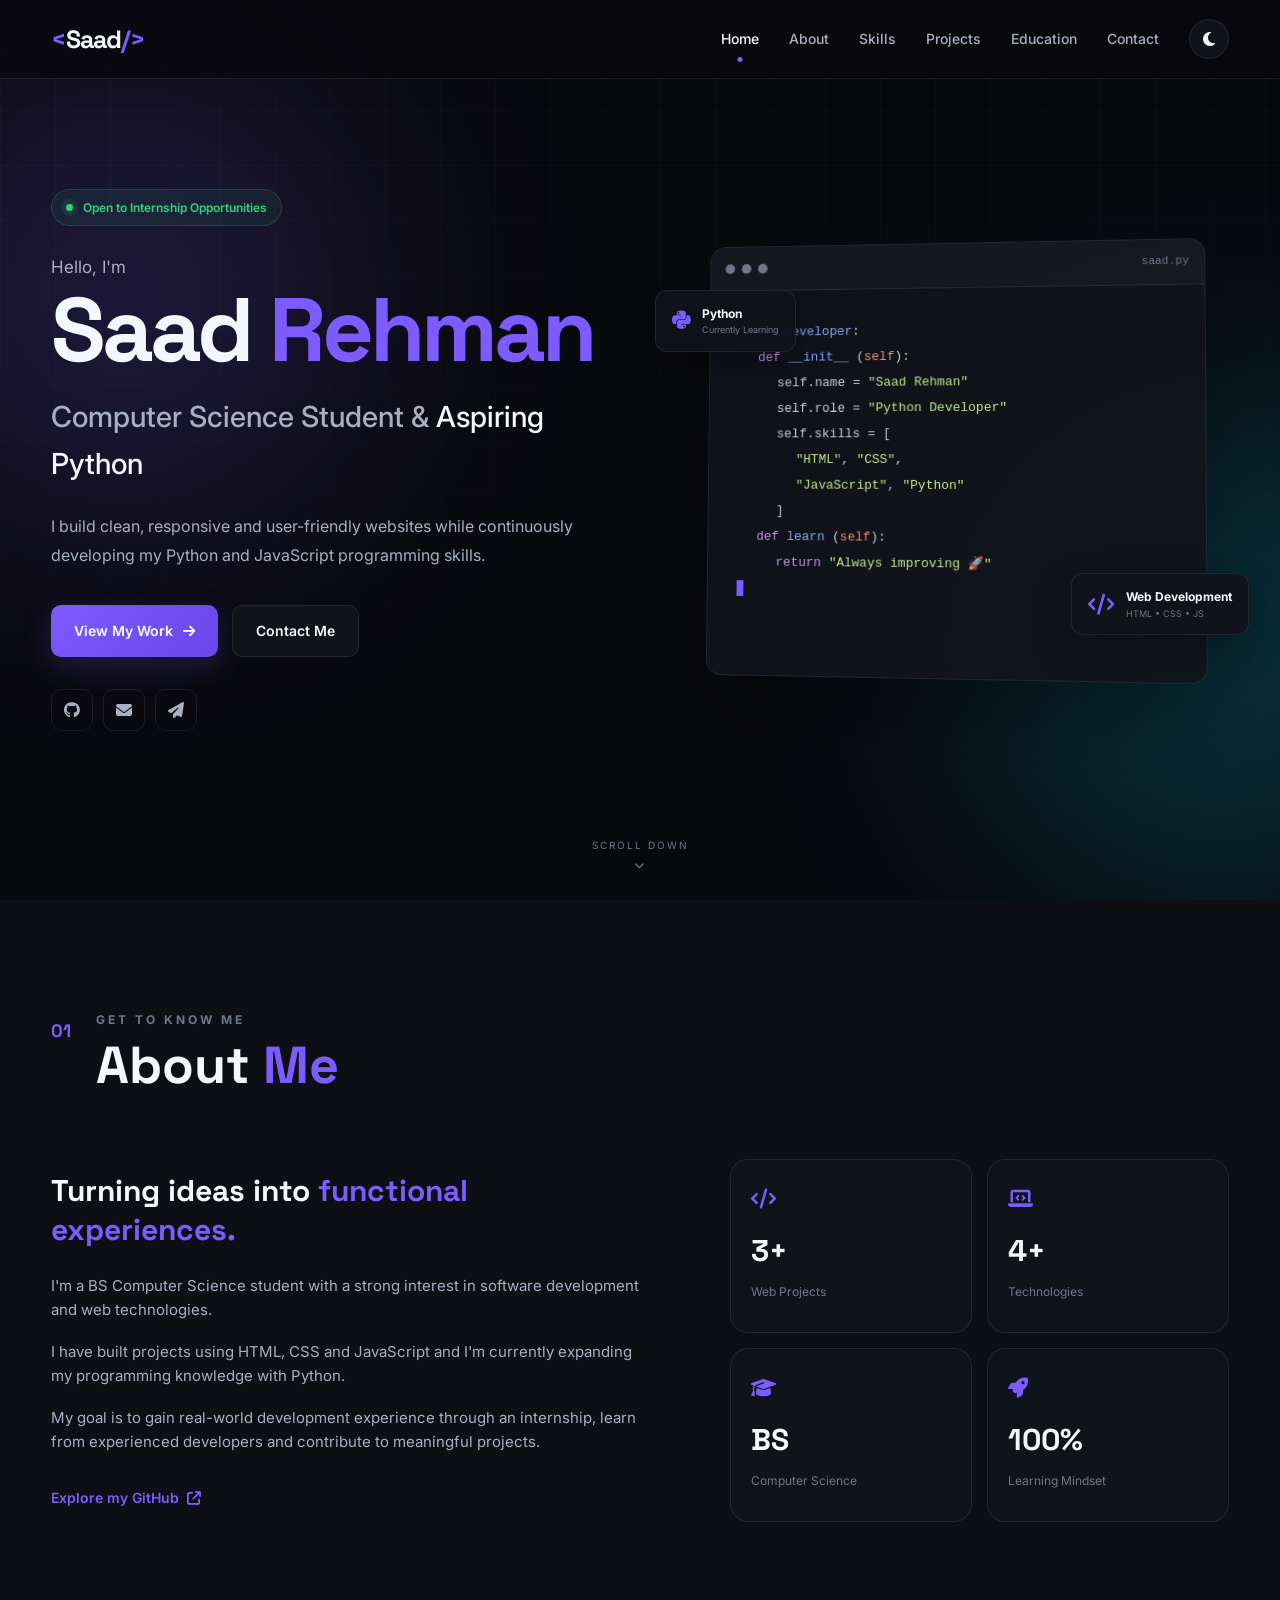
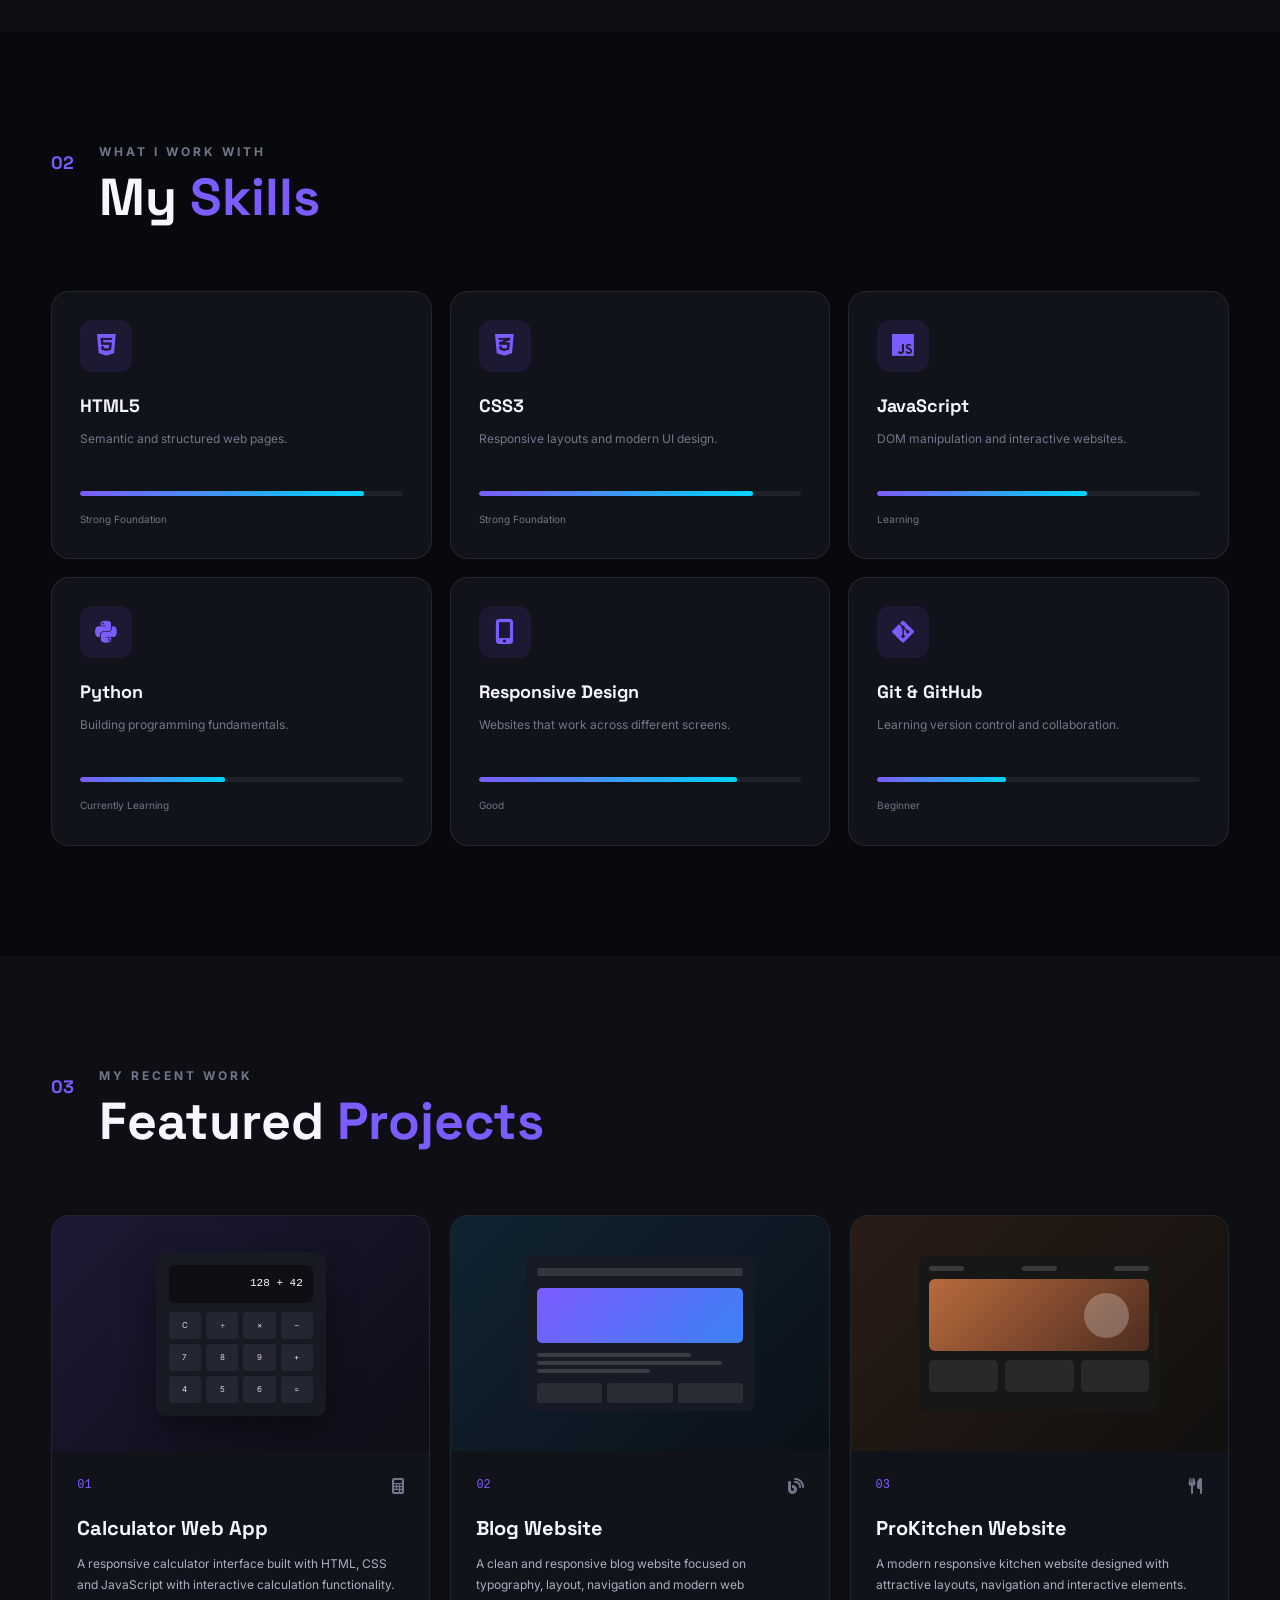
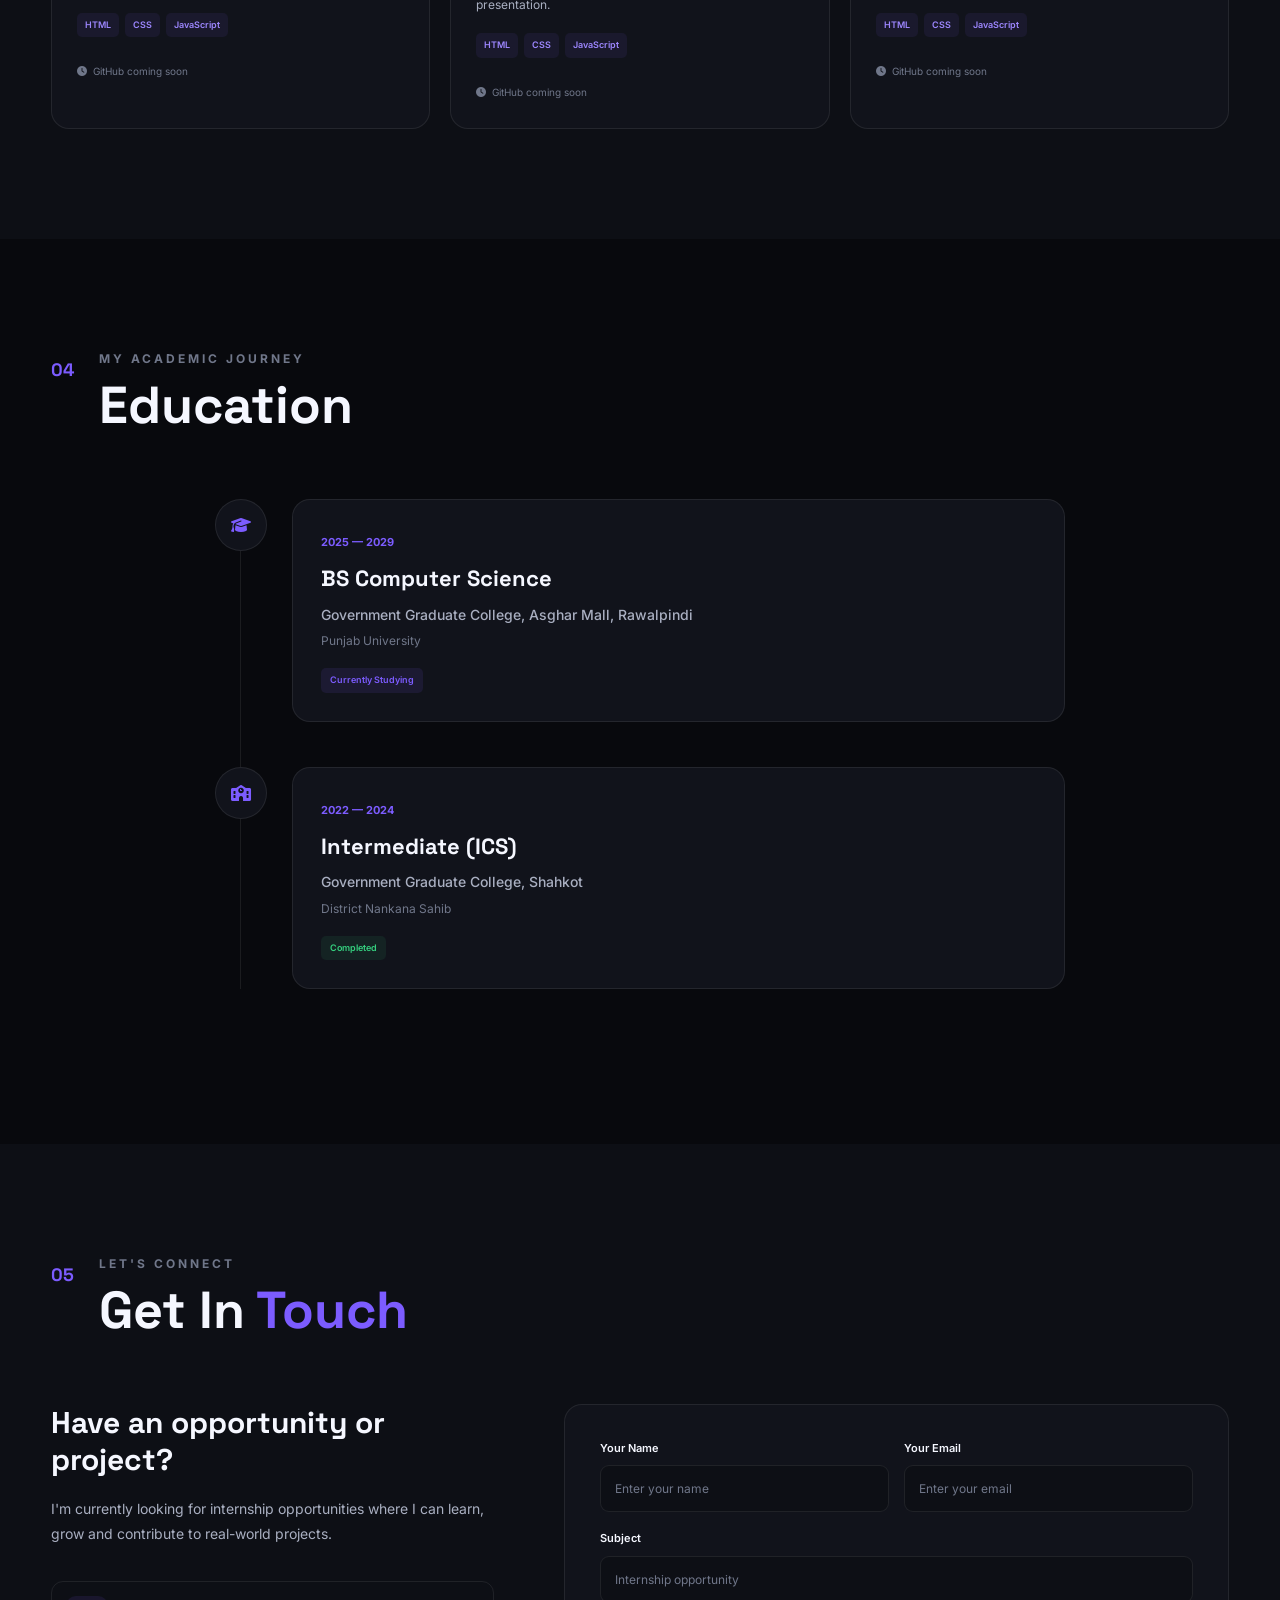
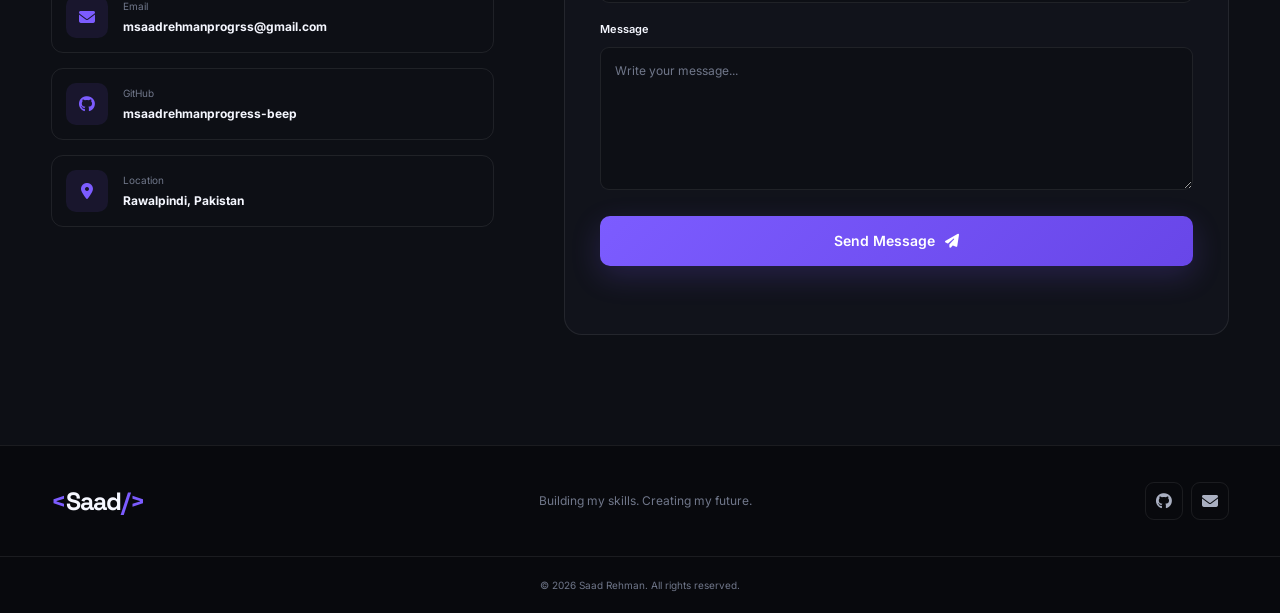
<file: index.html>
<!DOCTYPE html>
<html lang="en">
<head>
    <meta charset="UTF-8">
    <meta name="viewport" content="width=device-width, initial-scale=1.0">

    <meta name="description"
        content="Saad Rehman - Computer Science Student and Aspiring Python Developer Portfolio">

    <title>Saad Rehman | Python Developer Portfolio</title>

    <link rel="preconnect" href="https://fonts.googleapis.com">
    <link rel="preconnect" href="https://fonts.gstatic.com" crossorigin>

    <link
        href="https://fonts.googleapis.com/css2?family=Inter:wght@400;500;600;700;800&family=Space+Grotesk:wght@500;600;700&display=swap"
        rel="stylesheet">

    <link
        rel="stylesheet"
        href="https://cdnjs.cloudflare.com/ajax/libs/font-awesome/6.5.2/css/all.min.css">

    <link rel="stylesheet" href="style.css">
</head>

<body>

    <!-- Scroll Progress -->
    <div class="scroll-progress" id="scrollProgress"></div>

    <!-- Header -->
    <header class="header" id="header">
        <nav class="navbar">

            <a href="#home" class="logo">
                <span>&lt;</span>Saad<span>/&gt;</span>
            </a>

            <div class="nav-menu" id="navMenu">

                <a href="#home" class="nav-link active">Home</a>
                <a href="#about" class="nav-link">About</a>
                <a href="#skills" class="nav-link">Skills</a>
                <a href="#projects" class="nav-link">Projects</a>
                <a href="#education" class="nav-link">Education</a>
                <a href="#contact" class="nav-link">Contact</a>

                <button class="theme-toggle" id="themeToggle" aria-label="Toggle theme">
                    <i class="fa-solid fa-moon"></i>
                </button>

            </div>

            <button class="menu-toggle" id="menuToggle" aria-label="Open menu">
                <i class="fa-solid fa-bars"></i>
            </button>

        </nav>
    </header>


    <main>

        <!-- ================= HERO ================= -->

        <section class="hero section" id="home">

            <div class="hero-background">
                <div class="glow glow-one"></div>
                <div class="glow glow-two"></div>
                <div class="grid-background"></div>
            </div>

            <div class="container hero-container">

                <div class="hero-content">

                    <div class="available-badge">
                        <span class="status-dot"></span>
                        Open to Internship Opportunities
                    </div>

                    <p class="hero-small">
                        Hello, I'm
                    </p>

                    <h1>
                        Saad <span>Rehman</span>
                    </h1>

                    <h2>
                        Computer Science Student &
                        <span id="typingText">Aspiring Python Developer</span>
                    </h2>

                    <p class="hero-description">
                        I build clean, responsive and user-friendly websites
                        while continuously developing my Python and JavaScript
                        programming skills.
                    </p>

                    <div class="hero-buttons">

                        <a href="#projects" class="btn btn-primary">
                            View My Work
                            <i class="fa-solid fa-arrow-right"></i>
                        </a>

                        <a href="#contact" class="btn btn-outline">
                            Contact Me
                        </a>

                    </div>

                    <div class="social-links">

                        <a
                            href="https://github.com/msaadrehmanprogress-beep"
                            target="_blank"
                            rel="noopener noreferrer"
                            aria-label="GitHub">

                            <i class="fa-brands fa-github"></i>

                        </a>

                        <a
                            href="mailto:msaadrehmanprogrss@gmail.com"
                            aria-label="Email">

                            <i class="fa-solid fa-envelope"></i>

                        </a>

                        <a href="#contact" aria-label="Contact">
                            <i class="fa-solid fa-paper-plane"></i>
                        </a>

                    </div>

                </div>


                <div class="hero-visual">

                    <div class="code-window">

                        <div class="window-top">

                            <div class="window-buttons">
                                <span></span>
                                <span></span>
                                <span></span>
                            </div>

                            <span class="window-title">
                                saad.py
                            </span>

                        </div>

                        <div class="code-content">

                            <p>
                                <span class="keyword">class</span>
                                <span class="class-name">Developer</span>:
                            </p>

                            <p class="indent">
                                <span class="keyword">def</span>
                                <span class="function">__init__</span>
                                (<span class="variable">self</span>):
                            </p>

                            <p class="double-indent">
                                self.name =
                                <span class="string">"Saad Rehman"</span>
                            </p>

                            <p class="double-indent">
                                self.role =
                                <span class="string">"Python Developer"</span>
                            </p>

                            <p class="double-indent">
                                self.skills = [
                            </p>

                            <p class="triple-indent">
                                <span class="string">"HTML"</span>,
                                <span class="string">"CSS"</span>,
                            </p>

                            <p class="triple-indent">
                                <span class="string">"JavaScript"</span>,
                                <span class="string">"Python"</span>
                            </p>

                            <p class="double-indent">]</p>

                            <p class="indent">
                                <span class="keyword">def</span>
                                <span class="function">learn</span>
                                (<span class="variable">self</span>):
                            </p>

                            <p class="double-indent">
                                <span class="keyword">return</span>
                                <span class="string">
                                    "Always improving 🚀"
                                </span>
                            </p>

                            <span class="cursor"></span>

                        </div>

                    </div>

                    <div class="floating-card card-one">
                        <i class="fa-brands fa-python"></i>
                        <div>
                            <strong>Python</strong>
                            <small>Currently Learning</small>
                        </div>
                    </div>

                    <div class="floating-card card-two">
                        <i class="fa-solid fa-code"></i>
                        <div>
                            <strong>Web Development</strong>
                            <small>HTML • CSS • JS</small>
                        </div>
                    </div>

                </div>

            </div>

            <a href="#about" class="scroll-down">
                <span>Scroll Down</span>
                <i class="fa-solid fa-chevron-down"></i>
            </a>

        </section>


        <!-- ================= ABOUT ================= -->

        <section class="section about" id="about">

            <div class="container">

                <div class="section-heading">
                    <span class="section-number">01</span>
                    <div>
                        <p class="section-label">GET TO KNOW ME</p>
                        <h2>About <span>Me</span></h2>
                    </div>
                </div>

                <div class="about-grid">

                    <div class="about-text">

                        <h3>
                            Turning ideas into
                            <span>functional experiences.</span>
                        </h3>

                        <p>
                            I'm a BS Computer Science student with a strong
                            interest in software development and web
                            technologies.
                        </p>

                        <p>
                            I have built projects using HTML, CSS and
                            JavaScript and I'm currently expanding my
                            programming knowledge with Python.
                        </p>

                        <p>
                            My goal is to gain real-world development
                            experience through an internship, learn from
                            experienced developers and contribute to
                            meaningful projects.
                        </p>

                        <a
                            href="https://github.com/msaadrehmanprogress-beep"
                            target="_blank"
                            rel="noopener noreferrer"
                            class="text-link">

                            Explore my GitHub
                            <i class="fa-solid fa-arrow-up-right-from-square"></i>

                        </a>

                    </div>


                    <div class="about-stats">

                        <div class="stat-card">
                            <i class="fa-solid fa-code"></i>
                            <strong>3+</strong>
                            <span>Web Projects</span>
                        </div>

                        <div class="stat-card">
                            <i class="fa-solid fa-laptop-code"></i>
                            <strong>4+</strong>
                            <span>Technologies</span>
                        </div>

                        <div class="stat-card">
                            <i class="fa-solid fa-graduation-cap"></i>
                            <strong>BS</strong>
                            <span>Computer Science</span>
                        </div>

                        <div class="stat-card">
                            <i class="fa-solid fa-rocket"></i>
                            <strong>100%</strong>
                            <span>Learning Mindset</span>
                        </div>

                    </div>

                </div>

            </div>

        </section>


        <!-- ================= SKILLS ================= -->

        <section class="section skills-section" id="skills">

            <div class="container">

                <div class="section-heading">
                    <span class="section-number">02</span>

                    <div>
                        <p class="section-label">WHAT I WORK WITH</p>
                        <h2>My <span>Skills</span></h2>
                    </div>
                </div>


                <div class="skills-grid">

                    <div class="skill-card">
                        <div class="skill-icon html">
                            <i class="fa-brands fa-html5"></i>
                        </div>

                        <h3>HTML5</h3>

                        <p>
                            Semantic and structured web pages.
                        </p>

                        <div class="skill-level">
                            <span style="width: 88%"></span>
                        </div>

                        <small>Strong Foundation</small>
                    </div>


                    <div class="skill-card">
                        <div class="skill-icon css">
                            <i class="fa-brands fa-css3-alt"></i>
                        </div>

                        <h3>CSS3</h3>

                        <p>
                            Responsive layouts and modern UI design.
                        </p>

                        <div class="skill-level">
                            <span style="width: 85%"></span>
                        </div>

                        <small>Strong Foundation</small>
                    </div>


                    <div class="skill-card">
                        <div class="skill-icon js">
                            <i class="fa-brands fa-js"></i>
                        </div>

                        <h3>JavaScript</h3>

                        <p>
                            DOM manipulation and interactive websites.
                        </p>

                        <div class="skill-level">
                            <span style="width: 65%"></span>
                        </div>

                        <small>Learning</small>
                    </div>


                    <div class="skill-card">
                        <div class="skill-icon python">
                            <i class="fa-brands fa-python"></i>
                        </div>

                        <h3>Python</h3>

                        <p>
                            Building programming fundamentals.
                        </p>

                        <div class="skill-level">
                            <span style="width: 45%"></span>
                        </div>

                        <small>Currently Learning</small>
                    </div>


                    <div class="skill-card">
                        <div class="skill-icon responsive">
                            <i class="fa-solid fa-mobile-screen-button"></i>
                        </div>

                        <h3>Responsive Design</h3>

                        <p>
                            Websites that work across different screens.
                        </p>

                        <div class="skill-level">
                            <span style="width: 80%"></span>
                        </div>

                        <small>Good</small>
                    </div>


                    <div class="skill-card">
                        <div class="skill-icon git">
                            <i class="fa-brands fa-git-alt"></i>
                        </div>

                        <h3>Git & GitHub</h3>

                        <p>
                            Learning version control and collaboration.
                        </p>

                        <div class="skill-level">
                            <span style="width: 40%"></span>
                        </div>

                        <small>Beginner</small>
                    </div>

                </div>

            </div>

        </section>


        <!-- ================= PROJECTS ================= -->

        <section class="section projects-section" id="projects">

            <div class="container">

                <div class="section-heading">
                    <span class="section-number">03</span>

                    <div>
                        <p class="section-label">MY RECENT WORK</p>
                        <h2>Featured <span>Projects</span></h2>
                    </div>
                </div>


                <div class="projects-grid">


                    <!-- Calculator -->

                    <article class="project-card">

                        <div class="project-image calculator-preview">

                            <div class="calculator-ui">

                                <div class="calc-display">
                                    128 + 42
                                </div>

                                <div class="calc-buttons">
                                    <span>C</span>
                                    <span>÷</span>
                                    <span>×</span>
                                    <span>−</span>

                                    <span>7</span>
                                    <span>8</span>
                                    <span>9</span>
                                    <span>+</span>

                                    <span>4</span>
                                    <span>5</span>
                                    <span>6</span>
                                    <span>=</span>

                                </div>

                            </div>

                        </div>

                        <div class="project-content">

                            <div class="project-top">

                                <span class="project-number">
                                    01
                                </span>

                                <i class="fa-solid fa-calculator"></i>

                            </div>

                            <h3>Calculator Web App</h3>

                            <p>
                                A responsive calculator interface built
                                with HTML, CSS and JavaScript with
                                interactive calculation functionality.
                            </p>

                            <div class="project-tags">
                                <span>HTML</span>
                                <span>CSS</span>
                                <span>JavaScript</span>
                            </div>

                            <div class="project-links">

                                <span class="not-uploaded">
                                    <i class="fa-solid fa-clock"></i>
                                    GitHub coming soon
                                </span>

                            </div>

                        </div>

                    </article>


                    <!-- Blog -->

                    <article class="project-card">

                        <div class="project-image blog-preview">

                            <div class="blog-ui">

                                <div class="blog-nav"></div>

                                <div class="blog-feature"></div>

                                <div class="blog-lines">
                                    <span></span>
                                    <span></span>
                                    <span></span>
                                </div>

                                <div class="blog-cards">
                                    <span></span>
                                    <span></span>
                                    <span></span>
                                </div>

                            </div>

                        </div>


                        <div class="project-content">

                            <div class="project-top">

                                <span class="project-number">
                                    02
                                </span>

                                <i class="fa-solid fa-blog"></i>

                            </div>

                            <h3>Blog Website</h3>

                            <p>
                                A clean and responsive blog website
                                focused on typography, layout,
                                navigation and modern web presentation.
                            </p>

                            <div class="project-tags">
                                <span>HTML</span>
                                <span>CSS</span>
                                <span>JavaScript</span>
                            </div>

                            <div class="project-links">

                                <span class="not-uploaded">
                                    <i class="fa-solid fa-clock"></i>
                                    GitHub coming soon
                                </span>

                            </div>

                        </div>

                    </article>


                    <!-- ProKitchen -->

                    <article class="project-card">

                        <div class="project-image kitchen-preview">

                            <div class="kitchen-ui">

                                <div class="kitchen-nav">
                                    <span></span>
                                    <span></span>
                                    <span></span>
                                </div>

                                <div class="kitchen-hero">
                                    <div></div>
                                </div>

                                <div class="food-cards">
                                    <span></span>
                                    <span></span>
                                    <span></span>
                                </div>

                            </div>

                        </div>


                        <div class="project-content">

                            <div class="project-top">

                                <span class="project-number">
                                    03
                                </span>

                                <i class="fa-solid fa-utensils"></i>

                            </div>

                            <h3>ProKitchen Website</h3>

                            <p>
                                A modern responsive kitchen website
                                designed with attractive layouts,
                                navigation and interactive elements.
                            </p>

                            <div class="project-tags">
                                <span>HTML</span>
                                <span>CSS</span>
                                <span>JavaScript</span>
                            </div>

                            <div class="project-links">

                                <span class="not-uploaded">
                                    <i class="fa-solid fa-clock"></i>
                                    GitHub coming soon
                                </span>

                            </div>

                        </div>

                    </article>

                </div>

            </div>

        </section>


        <!-- ================= EDUCATION ================= -->

        <section class="section education-section" id="education">

            <div class="container">

                <div class="section-heading">
                    <span class="section-number">04</span>

                    <div>
                        <p class="section-label">MY ACADEMIC JOURNEY</p>
                        <h2>Education</h2>
                    </div>
                </div>


                <div class="timeline">


                    <div class="timeline-item">

                        <div class="timeline-dot">
                            <i class="fa-solid fa-graduation-cap"></i>
                        </div>

                        <div class="timeline-content">

                            <span class="timeline-date">
                                2025 — 2029
                            </span>

                            <h3>
                                BS Computer Science
                            </h3>

                            <h4>
                                Government Graduate College,
                                Asghar Mall, Rawalpindi
                            </h4>

                            <p>
                                Punjab University
                            </p>

                            <span class="education-status">
                                Currently Studying
                            </span>

                        </div>

                    </div>


                    <div class="timeline-item">

                        <div class="timeline-dot">
                            <i class="fa-solid fa-school"></i>
                        </div>

                        <div class="timeline-content">

                            <span class="timeline-date">
                                2022 — 2024
                            </span>

                            <h3>
                                Intermediate (ICS)
                            </h3>

                            <h4>
                                Government Graduate College,
                                Shahkot
                            </h4>

                            <p>
                                District Nankana Sahib
                            </p>

                            <span class="education-status completed">
                                Completed
                            </span>

                        </div>

                    </div>

                </div>

            </div>

        </section>


        <!-- ================= CONTACT ================= -->

        <section class="section contact-section" id="contact">

            <div class="container">

                <div class="section-heading">
                    <span class="section-number">05</span>

                    <div>
                        <p class="section-label">LET'S CONNECT</p>
                        <h2>Get In <span>Touch</span></h2>
                    </div>
                </div>


                <div class="contact-grid">


                    <div class="contact-info">

                        <h3>
                            Have an opportunity or project?
                        </h3>

                        <p>
                            I'm currently looking for internship
                            opportunities where I can learn, grow
                            and contribute to real-world projects.
                        </p>


                        <div class="contact-items">

                            <a
                                href="mailto:msaadrehmanprogrss@gmail.com"
                                class="contact-item">

                                <div class="contact-icon">
                                    <i class="fa-solid fa-envelope"></i>
                                </div>

                                <div>
                                    <span>Email</span>
                                    <strong>
                                        msaadrehmanprogrss@gmail.com
                                    </strong>
                                </div>

                            </a>


                            <a
                                href="https://github.com/msaadrehmanprogress-beep"
                                target="_blank"
                                rel="noopener noreferrer"
                                class="contact-item">

                                <div class="contact-icon">
                                    <i class="fa-brands fa-github"></i>
                                </div>

                                <div>
                                    <span>GitHub</span>
                                    <strong>
                                        msaadrehmanprogress-beep
                                    </strong>
                                </div>

                            </a>


                            <div class="contact-item">

                                <div class="contact-icon">
                                    <i class="fa-solid fa-location-dot"></i>
                                </div>

                                <div>
                                    <span>Location</span>
                                    <strong>
                                        Rawalpindi, Pakistan
                                    </strong>
                                </div>

                            </div>

                        </div>

                    </div>


                    <form class="contact-form" id="contactForm">

                        <div class="form-row">

                            <div class="form-group">

                                <label for="name">
                                    Your Name
                                </label>

                                <input
                                    type="text"
                                    id="name"
                                    placeholder="Enter your name"
                                    required>

                            </div>


                            <div class="form-group">

                                <label for="email">
                                    Your Email
                                </label>

                                <input
                                    type="email"
                                    id="email"
                                    placeholder="Enter your email"
                                    required>

                            </div>

                        </div>


                        <div class="form-group">

                            <label for="subject">
                                Subject
                            </label>

                            <input
                                type="text"
                                id="subject"
                                placeholder="Internship opportunity"
                                required>

                        </div>


                        <div class="form-group">

                            <label for="message">
                                Message
                            </label>

                            <textarea
                                id="message"
                                rows="6"
                                placeholder="Write your message..."
                                required></textarea>

                        </div>


                        <button
                            type="submit"
                            class="btn btn-primary submit-btn">

                            Send Message
                            <i class="fa-solid fa-paper-plane"></i>

                        </button>

                        <p
                            class="form-message"
                            id="formMessage">
                        </p>

                    </form>

                </div>

            </div>

        </section>

    </main>


    <!-- ================= FOOTER ================= -->

    <footer class="footer">

        <div class="container footer-content">

            <a href="#home" class="logo">
                <span>&lt;</span>Saad<span>/&gt;</span>
            </a>

            <p>
                Building my skills. Creating my future.
            </p>

            <div class="footer-socials">

                <a
                    href="https://github.com/msaadrehmanprogress-beep"
                    target="_blank"
                    rel="noopener noreferrer">

                    <i class="fa-brands fa-github"></i>

                </a>

                <a href="mailto:msaadrehmanprogrss@gmail.com">

                    <i class="fa-solid fa-envelope"></i>

                </a>

            </div>

        </div>

        <div class="footer-bottom">

            <p>
                © <span id="currentYear"></span>
                Saad Rehman. All rights reserved.
            </p>

        </div>

    </footer>


    <!-- Back To Top -->

    <button
        class="back-to-top"
        id="backToTop"
        aria-label="Back to top">

        <i class="fa-solid fa-arrow-up"></i>

    </button>


    <script src="script.js"></script>

</body>
</html>
</file>
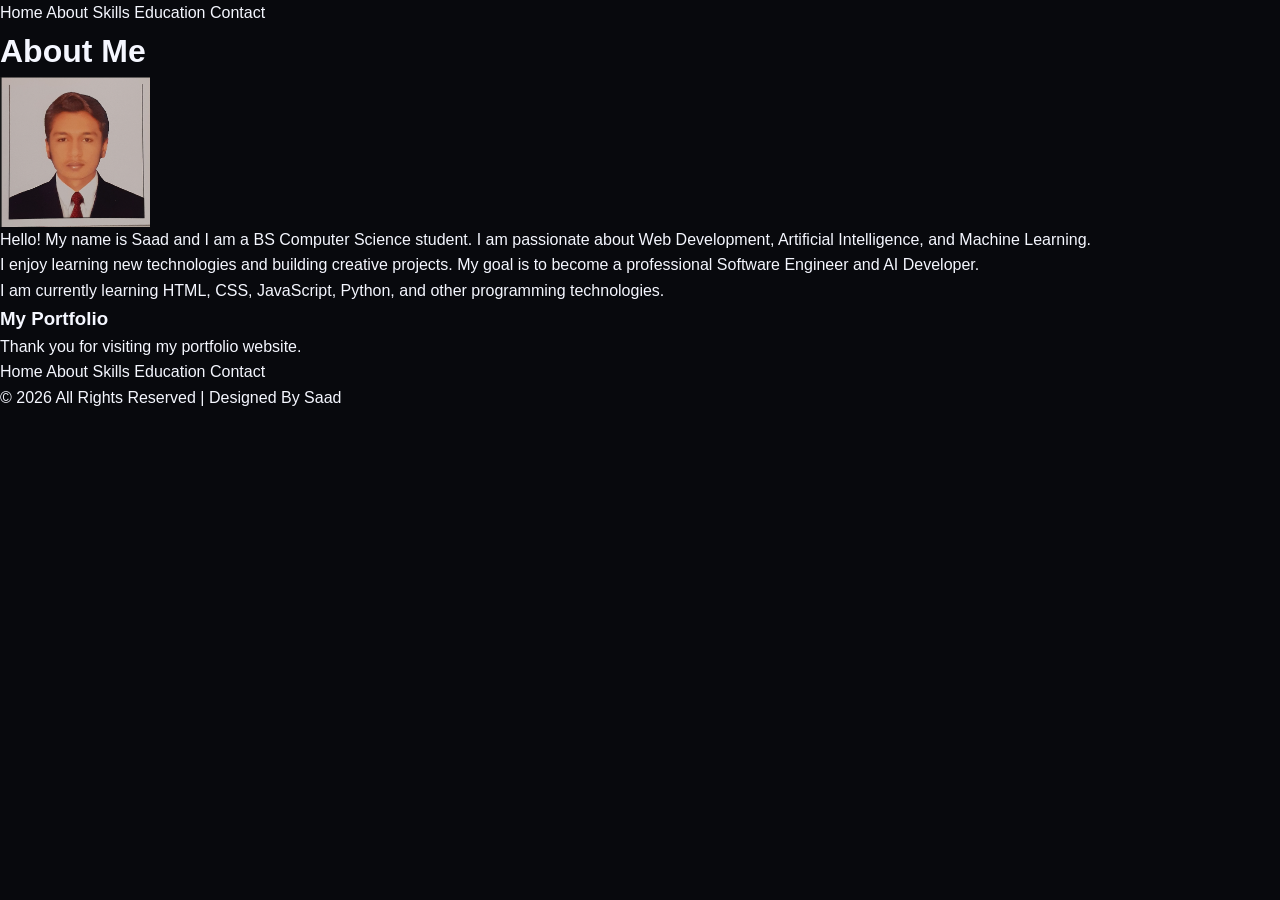
<file: about.html>
<!DOCTYPE html>
<html lang="en">

<head>

    <meta charset="UTF-8">

    <meta name="viewport" content="width=device-width, initial-scale=1.0">

    <title>About - My Portfolio</title>

    <link rel="stylesheet" href="style.css">

</head>

<body>

    <nav>

        <a href="index.html">Home</a>

        <a href="about.html">About</a>

        <a href="skills.html">Skills</a>

        <a href="education.html">Education</a>

        <a href="contact.html">Contact</a>

    </nav>

    <div class="home">

        <h1>About Me</h1>
<img src="images\about.png" alt="My Image" width="150" height="150">
        <p>
            Hello! My name is Saad and I am a BS Computer Science student.
            I am passionate about Web Development, Artificial Intelligence,
            and Machine Learning.
        </p>

        <p>
            I enjoy learning new technologies and building creative projects.
            My goal is to become a professional Software Engineer and AI Developer.
        </p>

        <p>
            I am currently learning HTML, CSS, JavaScript, Python,
            and other programming technologies.
        </p>

    </div>

    <footer>

        <h3>My Portfolio</h3>

        <p>
            Thank you for visiting my portfolio website.
        </p>

        <div class="footer-links">

            <a href="index.html">Home</a>

            <a href="about.html">About</a>

            <a href="skills.html">Skills</a>

            <a href="education.html">Education</a>

            <a href="contact.html">Contact</a>

        </div>

        <p class="copyright">
            © 2026 All Rights Reserved | Designed By Saad
        </p>

    </footer>

</body>

</html>
</file>
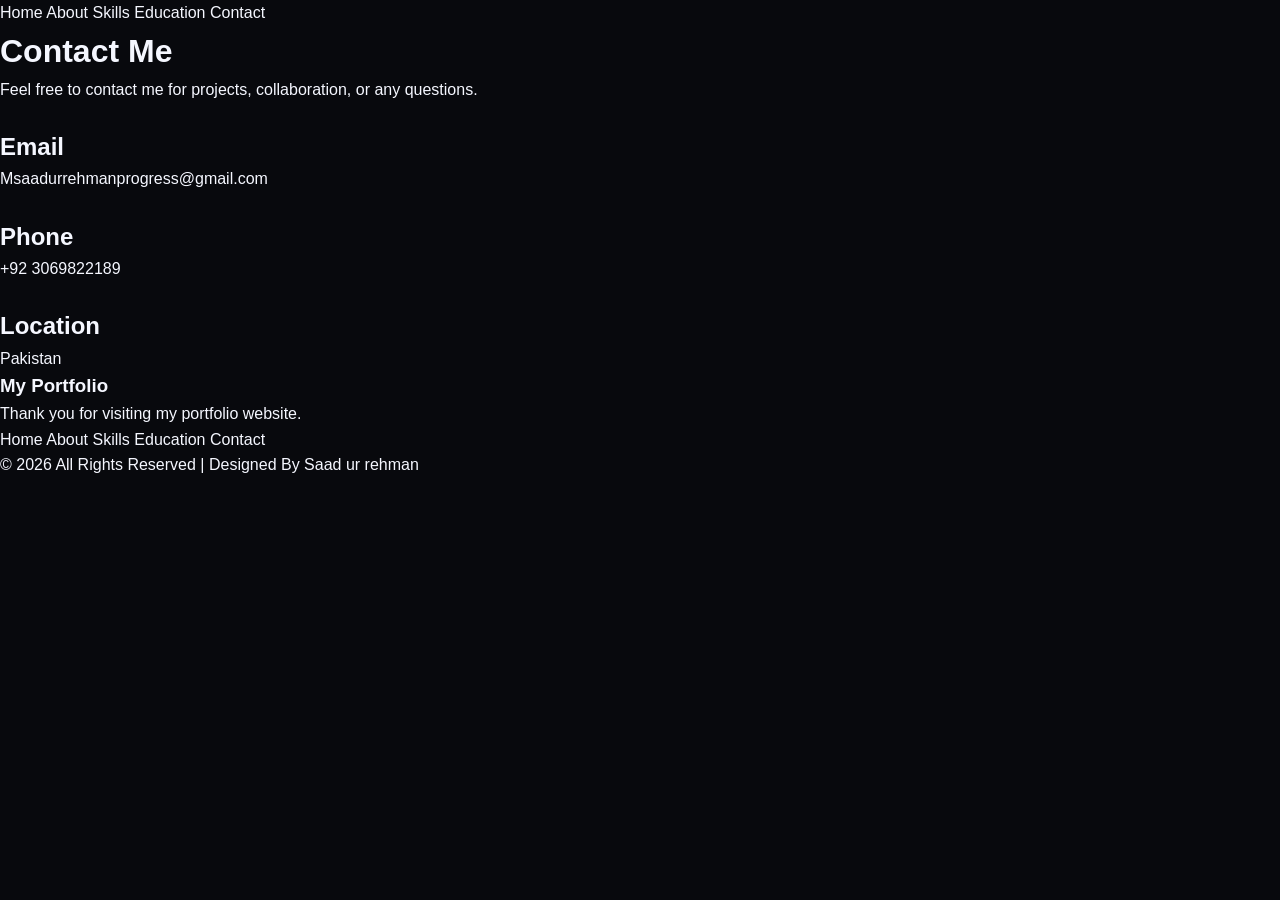
<file: contact.html>
<!DOCTYPE html>
<html lang="en">

<head>

    <meta charset="UTF-8">

    <meta name="viewport" content="width=device-width, initial-scale=1.0">

    <title>Contact - My Portfolio</title>

    <link rel="stylesheet" href="style.css">

</head>

<body>

    <nav>

        <a href="index.html">Home</a>

        <a href="about.html">About</a>

        <a href="skills.html">Skills</a>

        <a href="education.html">Education</a>

        <a href="contact.html">Contact</a>

    </nav>

    <div class="home">

        <h1>Contact Me</h1>

        <p>
            Feel free to contact me for projects, collaboration,
            or any questions.
        </p>

        <br>

        <h2>Email</h2>
        <p>Msaadurrehmanprogress@gmail.com</p>

        <br>

        <h2>Phone</h2>
        <p>+92 3069822189</p>

        <br>

        <h2>Location</h2>
        <p>Pakistan</p>

    </div>

    <footer>

        <h3>My Portfolio</h3>

        <p>
            Thank you for visiting my portfolio website.
        </p>

        <div class="footer-links">

            <a href="index.html">Home</a>

            <a href="about.html">About</a>

            <a href="skills.html">Skills</a>

            <a href="education.html">Education</a>

            <a href="contact.html">Contact</a>

        </div>

        <p class="copyright">
            © 2026 All Rights Reserved | Designed By Saad ur rehman
        </p>

    </footer>

</body>

</html>
</file>
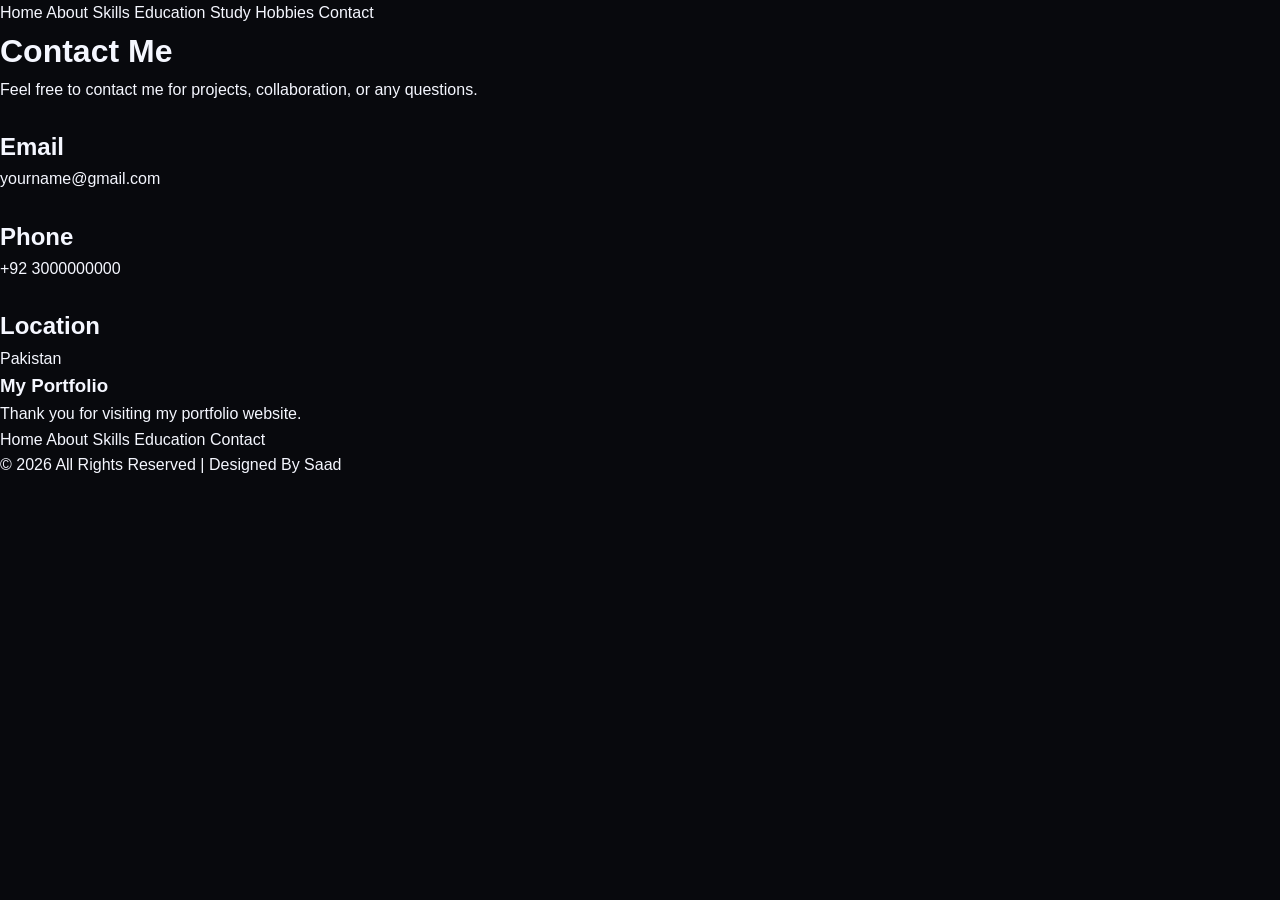
<file: contect.html>
<!DOCTYPE html>
<html lang="en">

<head>

    <meta charset="UTF-8">

    <meta name="viewport" content="width=device-width, initial-scale=1.0">

    <title>Contact - My Portfolio</title>

    <link rel="stylesheet" href="style.css">

</head>

<body>

    <nav>

        <a href="index.html">Home</a>

        <a href="about.html">About</a>

        <a href="skills.html">Skills</a>

        <a href="education.html">Education</a>

        <a href="study.html">Study</a>

        <a href="hobbies.html">Hobbies</a>

        <a href="contact.html">Contact</a>

    </nav>

    <div class="home">

        <h1>Contact Me</h1>

        <p>
            Feel free to contact me for projects, collaboration,
            or any questions.
        </p>

        <br>

        <h2>Email</h2>
        <p>yourname@gmail.com</p>

        <br>

        <h2>Phone</h2>
        <p>+92 3000000000</p>

        <br>

        <h2>Location</h2>
        <p>Pakistan</p>

    </div>

    <footer>

        <h3>My Portfolio</h3>

        <p>
            Thank you for visiting my portfolio website.
        </p>

        <div class="footer-links">

            <a href="index.html">Home</a>

            <a href="about.html">About</a>

            <a href="skills.html">Skills</a>

            <a href="education.html">Education</a>

            <a href="contact.html">Contact</a>

        </div>

        <p class="copyright">
            © 2026 All Rights Reserved | Designed By Saad
        </p>

    </footer>

</body>

</html>
</file>
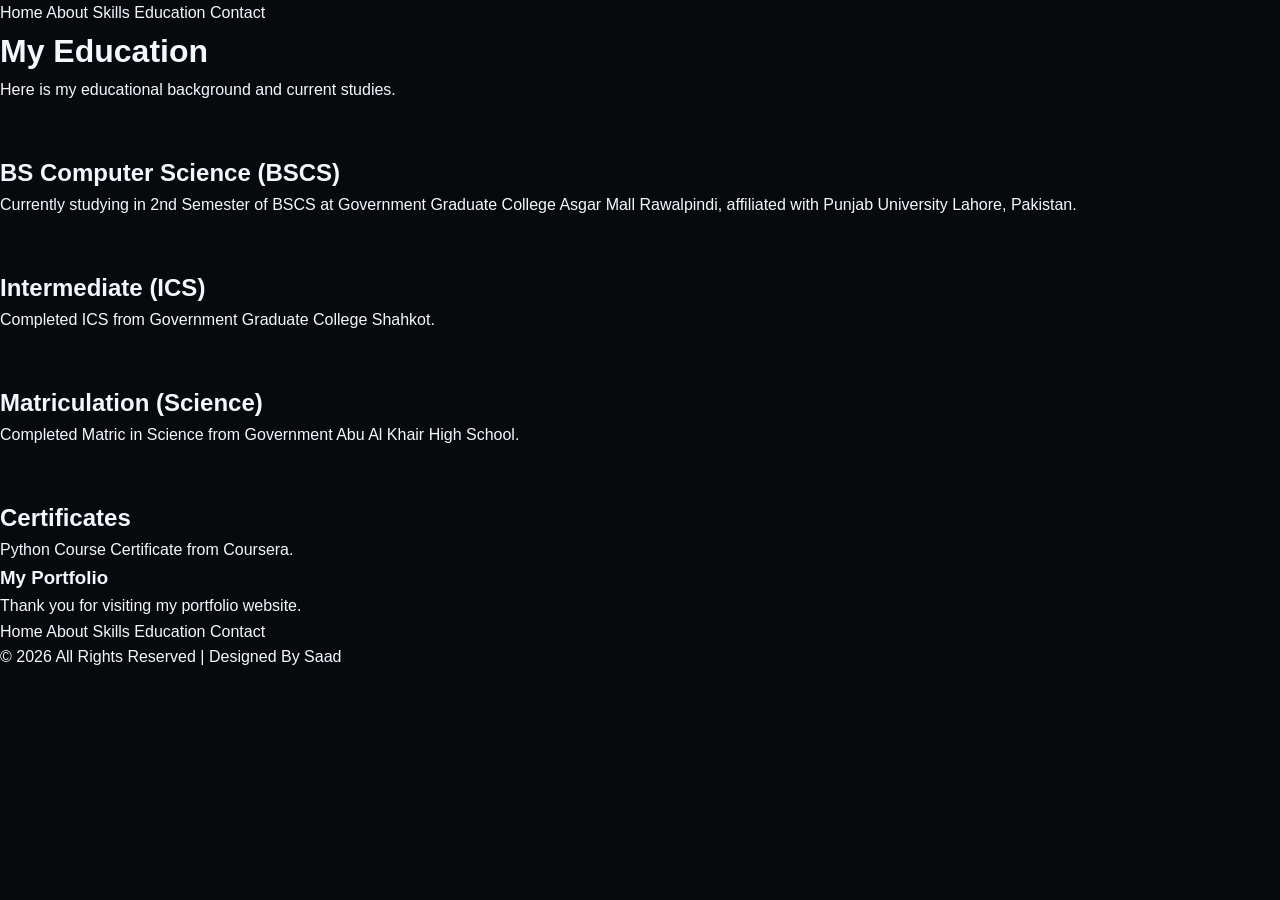
<file: education.html>
<!DOCTYPE html>
<html lang="en">

<head>

    <meta charset="UTF-8">

    <meta name="viewport" content="width=device-width, initial-scale=1.0">

    <title>Education - My Portfolio</title>

    <link rel="stylesheet" href="style.css">

</head>

<body>

    <nav>

        <a href="index.html">Home</a>

        <a href="about.html">About</a>

        <a href="skills.html">Skills</a>

        <a href="education.html">Education</a>

        <a href="contact.html">Contact</a>

    </nav>

    <div class="home">

        <h1>My Education</h1>

        <p>
            Here is my educational background and current studies.
        </p>

        <br><br>

        <div class="education-box">

            <h2>BS Computer Science (BSCS)</h2>

            <p>
                Currently studying in 2nd Semester of BSCS
                at Government Graduate College Asgar Mall Rawalpindi,
                affiliated with Punjab University Lahore, Pakistan.
            </p>

            <br><br>

            <h2>Intermediate (ICS)</h2>

            <p>
                Completed ICS from Government Graduate College Shahkot.
            </p>

            <br><br>

            <h2>Matriculation (Science)</h2>

            <p>
                Completed Matric in Science from
                Government Abu Al Khair High School.
            </p>

            <br><br>

            <h2>Certificates</h2>

            <p>
                Python Course Certificate from Coursera.
            </p>

        </div>

    </div>

    <footer>

        <h3>My Portfolio</h3>

        <p>
            Thank you for visiting my portfolio website.
        </p>

        <div class="footer-links">

            <a href="index.html">Home</a>

            <a href="about.html">About</a>

            <a href="skills.html">Skills</a>

            <a href="education.html">Education</a>

            <a href="contact.html">Contact</a>

        </div>

        <p class="copyright">
            © 2026 All Rights Reserved | Designed By Saad
        </p>

    </footer>

</body>

</html>
</file>
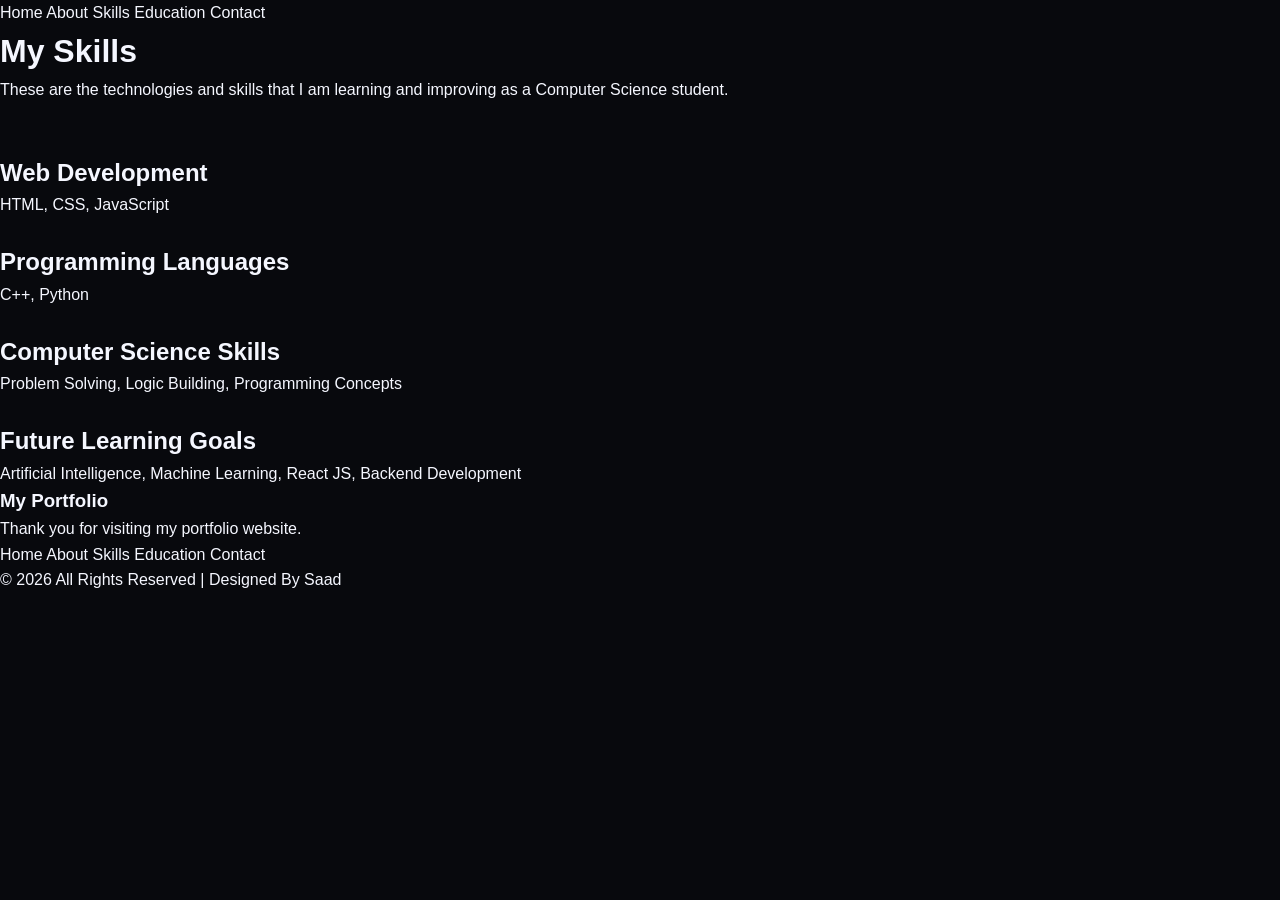
<file: skills.html>
<!DOCTYPE html>
<html lang="en">

<head>

    <meta charset="UTF-8">

    <meta name="viewport" content="width=device-width, initial-scale=1.0">

    <title>Skills - My Portfolio</title>

    <link rel="stylesheet" href="style.css">

</head>

<body>

    <nav>

        <a href="index.html">Home</a>

        <a href="about.html">About</a>

        <a href="skills.html">Skills</a>

        <a href="education.html">Education</a>

        

        <a href="contact.html">Contact</a>

    </nav>

    <div class="home">

        <h1>My Skills</h1>

        <p>
            These are the technologies and skills that I am learning
            and improving as a Computer Science student.
        </p>

        <br><br>

        <div class="skills-box">

            <h2>Web Development</h2>

            <p>
                HTML, CSS, JavaScript
            </p>

            <br>

            <h2>Programming Languages</h2>

            <p>
                C++, Python
            </p>

            <br>

            <h2>Computer Science Skills</h2>

            <p>
                Problem Solving, Logic Building, Programming Concepts
            </p>

            <br>

            <h2>Future Learning Goals</h2>

            <p>
                Artificial Intelligence, Machine Learning,
                React JS, Backend Development
            </p>

        </div>

    </div>

    <footer>

        <h3>My Portfolio</h3>

        <p>
            Thank you for visiting my portfolio website.
        </p>

        <div class="footer-links">

            <a href="index.html">Home</a>

            <a href="about.html">About</a>

            <a href="skills.html">Skills</a>

            <a href="education.html">Education</a>

            <a href="contact.html">Contact</a>

        </div>

        <p class="copyright">
            © 2026 All Rights Reserved | Designed By Saad
        </p>

    </footer>

</body>

</html>
</file>
<file: style.css>
/* =========================================
   SAAD REHMAN PORTFOLIO
   PROFESSIONAL CSS
========================================= */


/* =========================================
   VARIABLES
========================================= */

:root {

    --primary: #7c5cff;
    --primary-light: #9d87ff;
    --secondary: #00d4ff;

    --bg: #08090d;
    --bg-secondary: #0d0f15;
    --card: #11131b;
    --card-hover: #151823;

    --text: #f5f7ff;
    --text-secondary: #a9afc1;
    --text-muted: #70778a;

    --border: rgba(255,255,255,0.08);

    --success: #35d07f;

    --radius: 18px;

    --shadow:
        0 20px 60px rgba(0,0,0,0.35);

    --transition:
        all 0.3s ease;

}


/* LIGHT THEME */

body.light-theme {

    --bg: #f5f7fb;
    --bg-secondary: #ffffff;
    --card: #ffffff;
    --card-hover: #f8f9fd;

    --text: #171923;
    --text-secondary: #555b6e;
    --text-muted: #747b8d;

    --border: rgba(0,0,0,0.08);

    --shadow:
        0 20px 50px rgba(28,34,52,0.10);

}


/* =========================================
   RESET
========================================= */

* {
    margin: 0;
    padding: 0;
    box-sizing: border-box;
}


html {
    scroll-behavior: smooth;
}


body {

    font-family: "Inter", sans-serif;

    background:
        var(--bg);

    color: var(--text);

    line-height: 1.6;

    overflow-x: hidden;

    transition:
        background 0.3s ease,
        color 0.3s ease;

}


body.menu-open {
    overflow: hidden;
}


a {
    color: inherit;
    text-decoration: none;
}


button,
input,
textarea {
    font: inherit;
}


button {
    border: none;
    cursor: pointer;
}


img {
    max-width: 100%;
    display: block;
}


/* =========================================
   SCROLLBAR
========================================= */

::-webkit-scrollbar {
    width: 8px;
}


::-webkit-scrollbar-track {
    background: var(--bg);
}


::-webkit-scrollbar-thumb {
    background: var(--primary);
    border-radius: 20px;
}


/* =========================================
   SELECTION
========================================= */

::selection {
    background: var(--primary);
    color: white;
}


/* =========================================
   GENERAL
========================================= */

.container {

    width: min(1180px, 92%);

    margin: auto;

}


.section {

    padding: 110px 0;

    position: relative;

}


.section-heading {

    display: flex;

    align-items: flex-start;

    gap: 25px;

    margin-bottom: 65px;

}


.section-number {

    color: var(--primary);

    font-family:
        "Space Grotesk",
        sans-serif;

    font-size: 18px;

    font-weight: 700;

    padding-top: 7px;

}


.section-label {

    color: var(--text-muted);

    font-size: 12px;

    font-weight: 700;

    letter-spacing: 3px;

    margin-bottom: 8px;

}


.section-heading h2 {

    font-family:
        "Space Grotesk",
        sans-serif;

    font-size: clamp(35px, 5vw, 52px);

    line-height: 1.1;

}


.section-heading h2 span {

    color: var(--primary);

}


/* =========================================
   HEADER
========================================= */

.header {

    position: fixed;

    top: 0;

    left: 0;

    width: 100%;

    z-index: 1000;

    background:
        rgba(8,9,13,0.75);

    backdrop-filter:
        blur(18px);

    border-bottom:
        1px solid var(--border);

}


.light-theme .header {

    background:
        rgba(255,255,255,0.78);

}


.navbar {

    width: min(1180px, 92%);

    margin: auto;

    height: 78px;

    display: flex;

    align-items: center;

    justify-content: space-between;

}


.logo {

    font-family:
        "Space Grotesk",
        sans-serif;

    font-size: 25px;

    font-weight: 700;

    letter-spacing: -1px;

}


.logo span {

    color: var(--primary);

}


.nav-menu {

    display: flex;

    align-items: center;

    gap: 30px;

}


.nav-link {

    position: relative;

    color: var(--text-secondary);

    font-size: 14px;

    font-weight: 500;

    transition: var(--transition);

}


.nav-link:hover,
.nav-link.active {

    color: var(--text);

}


.nav-link.active::after {

    content: "";

    position: absolute;

    width: 5px;
    height: 5px;

    background: var(--primary);

    border-radius: 50%;

    bottom: -12px;

    left: 50%;

    transform:
        translateX(-50%);

}


.theme-toggle {

    width: 40px;
    height: 40px;

    display: grid;
    place-items: center;

    border-radius: 50%;

    background: var(--card);

    border: 1px solid var(--border);

    color: var(--text);

    transition: var(--transition);

}


.theme-toggle:hover {

    background: var(--primary);

    color: white;

    transform: rotate(15deg);

}


.menu-toggle {

    display: none;

    width: 42px;
    height: 42px;

    background: var(--card);

    border: 1px solid var(--border);

    color: var(--text);

    border-radius: 10px;

    font-size: 20px;

}


/* =========================================
   SCROLL PROGRESS
========================================= */

.scroll-progress {

    position: fixed;

    top: 0;
    left: 0;

    width: 0%;

    height: 3px;

    background:
        linear-gradient(
            90deg,
            var(--primary),
            var(--secondary)
        );

    z-index: 2000;

}


/* =========================================
   HERO
========================================= */

.hero {

    min-height: 100vh;

    display: flex;

    align-items: center;

    padding-top: 130px;

    overflow: hidden;

}


.hero-background {

    position: absolute;

    inset: 0;

    pointer-events: none;

}


.grid-background {

    position: absolute;

    inset: 0;

    background-image:
        linear-gradient(
            rgba(255,255,255,0.025) 1px,
            transparent 1px
        ),
        linear-gradient(
            90deg,
            rgba(255,255,255,0.025) 1px,
            transparent 1px
        );

    background-size:
        55px 55px;

    mask-image:
        linear-gradient(
            to bottom,
            black,
            transparent
        );

}


.glow {

    position: absolute;

    width: 500px;
    height: 500px;

    border-radius: 50%;

    filter: blur(120px);

    opacity: 0.18;

}


.glow-one {

    background: var(--primary);

    top: 5%;
    left: -10%;

}


.glow-two {

    background: var(--secondary);

    right: -15%;
    bottom: 0;

}


.hero-container {

    position: relative;

    display: grid;

    grid-template-columns:
        1fr 1fr;

    align-items: center;

    gap: 70px;

}


.available-badge {

    display: inline-flex;

    align-items: center;

    gap: 10px;

    padding:
        8px 14px;

    background:
        rgba(53,208,127,0.08);

    border:
        1px solid
        rgba(53,208,127,0.2);

    border-radius: 100px;

    color: var(--success);

    font-size: 12px;

    font-weight: 600;

    margin-bottom: 28px;

}


.status-dot {

    width: 7px;
    height: 7px;

    background: var(--success);

    border-radius: 50%;

    box-shadow:
        0 0 0 5px
        rgba(53,208,127,0.1);

}


.hero-small {

    color: var(--text-secondary);

    font-size: 17px;

    margin-bottom: 5px;

}


.hero h1 {

    font-family:
        "Space Grotesk",
        sans-serif;

    font-size:
        clamp(55px, 8vw, 90px);

    line-height: 0.98;

    letter-spacing: -4px;

    margin-bottom: 20px;

}


.hero h1 span {

    color: var(--primary);

}


.hero h2 {

    font-size:
        clamp(20px, 3vw, 29px);

    font-weight: 500;

    color: var(--text-secondary);

    margin-bottom: 25px;

}


.hero h2 span {

    color: var(--text);

}


.hero-description {

    max-width: 580px;

    color: var(--text-secondary);

    font-size: 16px;

    line-height: 1.8;

    margin-bottom: 35px;

}


.hero-buttons {

    display: flex;

    flex-wrap: wrap;

    gap: 14px;

    margin-bottom: 32px;

}


.btn {

    display: inline-flex;

    align-items: center;

    justify-content: center;

    gap: 10px;

    padding:
        14px 23px;

    border-radius: 10px;

    font-size: 14px;

    font-weight: 600;

    transition: var(--transition);

}


.btn-primary {

    color: white;

    background:
        linear-gradient(
            135deg,
            var(--primary),
            #6846e8
        );

    box-shadow:
        0 10px 30px
        rgba(124,92,255,0.2);

}


.btn-primary:hover {

    transform:
        translateY(-3px);

    box-shadow:
        0 15px 35px
        rgba(124,92,255,0.35);

}


.btn-outline {

    border:
        1px solid var(--border);

    color: var(--text);

    background: var(--card);

}


.btn-outline:hover {

    border-color:
        var(--primary);

    color: var(--primary);

    transform:
        translateY(-3px);

}


.social-links {

    display: flex;

    gap: 10px;

}


.social-links a {

    width: 42px;
    height: 42px;

    display: grid;

    place-items: center;

    border:
        1px solid var(--border);

    border-radius: 10px;

    color: var(--text-secondary);

    transition: var(--transition);

}


.social-links a:hover {

    color: white;

    background: var(--primary);

    border-color:
        var(--primary);

    transform:
        translateY(-3px);

}


/* =========================================
   CODE WINDOW
========================================= */

.hero-visual {

    position: relative;

    min-height: 500px;

    display: flex;

    align-items: center;

    justify-content: center;

}


.code-window {

    width: min(100%, 500px);

    background:
        rgba(17,19,27,0.9);

    border:
        1px solid var(--border);

    border-radius: 16px;

    overflow: hidden;

    box-shadow:
        0 35px 80px
        rgba(0,0,0,0.35);

    transform:
        perspective(1000px)
        rotateY(-5deg)
        rotateX(2deg);

    transition: var(--transition);

}


.code-window:hover {

    transform:
        perspective(1000px)
        rotateY(0)
        rotateX(0)
        translateY(-5px);

}


.window-top {

    height: 45px;

    display: flex;

    align-items: center;

    justify-content: space-between;

    padding: 0 15px;

    background:
        rgba(255,255,255,0.025);

    border-bottom:
        1px solid var(--border);

}


.window-buttons {

    display: flex;

    gap: 7px;

}


.window-buttons span {

    width: 10px;
    height: 10px;

    border-radius: 50%;

    background:
        var(--text-muted);

}


.window-title {

    font-size: 11px;

    color: var(--text-muted);

    font-family: monospace;

}


.code-content {

    padding: 30px;

    min-height: 390px;

    font-family:
        "Courier New",
        monospace;

    font-size: 13px;

    line-height: 2;

    color: #c8cedd;

}


.code-content p {

    margin: 0;

}


.keyword {

    color: #c792ea;
}


.class-name {

    color: #82aaff;
}


.function {

    color: #82aaff;
}


.variable {

    color: #f78c6c;
}


.string {

    color: #c3e88d;
}


.indent {
    padding-left: 20px;
}


.double-indent {
    padding-left: 40px;
}


.triple-indent {
    padding-left: 60px;
}


.cursor {

    display: inline-block;

    width: 7px;
    height: 16px;

    background: var(--primary);

    vertical-align: middle;

    animation:
        blink 1s infinite;

}


@keyframes blink {

    50% {
        opacity: 0;
    }

}


/* FLOATING CARDS */

.floating-card {

    position: absolute;

    display: flex;

    align-items: center;

    gap: 12px;

    padding: 13px 16px;

    background:
        rgba(17,19,27,0.9);

    border:
        1px solid var(--border);

    border-radius: 12px;

    box-shadow:
        0 15px 35px
        rgba(0,0,0,0.25);

    backdrop-filter:
        blur(10px);

    animation:
        float 4s ease-in-out infinite;

}


.floating-card i {

    color: var(--primary);

    font-size: 21px;

}


.floating-card strong {

    display: block;

    font-size: 12px;

}


.floating-card small {

    display: block;

    color: var(--text-muted);

    font-size: 9px;

}


.card-one {

    left: -20px;

    top: 80px;

}


.card-two {

    right: -20px;

    bottom: 75px;

    animation-delay: -2s;

}


@keyframes float {

    0%,
    100% {
        transform: translateY(0);
    }

    50% {
        transform: translateY(-12px);
    }

}


/* SCROLL DOWN */

.scroll-down {

    position: absolute;

    bottom: 30px;

    left: 50%;

    transform:
        translateX(-50%);

    display: flex;

    flex-direction: column;

    align-items: center;

    gap: 7px;

    color: var(--text-muted);

    font-size: 10px;

    text-transform: uppercase;

    letter-spacing: 2px;

}


.scroll-down i {

    animation:
        bounce 1.5s infinite;

}


@keyframes bounce {

    50% {
        transform: translateY(5px);
    }

}


/* =========================================
   ABOUT
========================================= */

.about {

    background:
        var(--bg-secondary);

}


.about-grid {

    display: grid;

    grid-template-columns:
        1.2fr 1fr;

    gap: 80px;

    align-items: center;

}


.about-text h3 {

    font-family:
        "Space Grotesk",
        sans-serif;

    font-size: 30px;

    line-height: 1.3;

    margin-bottom: 25px;

}


.about-text h3 span {

    color: var(--primary);

}


.about-text p {

    color: var(--text-secondary);

    margin-bottom: 18px;

    font-size: 15px;

}


.text-link {

    display: inline-flex;

    align-items: center;

    gap: 8px;

    margin-top: 15px;

    color: var(--primary);

    font-size: 14px;

    font-weight: 600;

}


.text-link:hover {

    gap: 12px;

}


.about-stats {

    display: grid;

    grid-template-columns:
        repeat(2, 1fr);

    gap: 15px;

}


.stat-card {

    padding: 28px 20px;

    background: var(--card);

    border:
        1px solid var(--border);

    border-radius: var(--radius);

    transition: var(--transition);

}


.stat-card:hover {

    transform:
        translateY(-5px);

    border-color:
        rgba(124,92,255,0.35);

}


.stat-card i {

    color: var(--primary);

    font-size: 20px;

    margin-bottom: 18px;

}


.stat-card strong {

    display: block;

    font-family:
        "Space Grotesk",
        sans-serif;

    font-size: 30px;

    margin-bottom: 3px;

}


.stat-card span {

    color: var(--text-muted);

    font-size: 12px;

}


/* =========================================
   SKILLS
========================================= */

.skills-grid {

    display: grid;

    grid-template-columns:
        repeat(3, 1fr);

    gap: 18px;

}


.skill-card {

    padding: 28px;

    background: var(--card);

    border:
        1px solid var(--border);

    border-radius: var(--radius);

    transition: var(--transition);

}


.skill-card:hover {

    transform:
        translateY(-7px);

    border-color:
        rgba(124,92,255,0.35);

    box-shadow:
        var(--shadow);

}


.skill-icon {

    width: 52px;
    height: 52px;

    display: grid;

    place-items: center;

    border-radius: 13px;

    background:
        rgba(124,92,255,0.1);

    color: var(--primary);

    font-size: 25px;

    margin-bottom: 20px;

}


.skill-card h3 {

    font-family:
        "Space Grotesk",
        sans-serif;

    font-size: 18px;

    margin-bottom: 8px;

}


.skill-card p {

    color: var(--text-muted);

    font-size: 12px;

    min-height: 42px;

    margin-bottom: 20px;

}


.skill-level {

    height: 5px;

    background:
        rgba(255,255,255,0.06);

    border-radius: 10px;

    overflow: hidden;

    margin-bottom: 9px;

}


.skill-level span {

    display: block;

    height: 100%;

    border-radius: inherit;

    background:
        linear-gradient(
            90deg,
            var(--primary),
            var(--secondary)
        );

}


.skill-card small {

    color: var(--text-muted);

    font-size: 10px;

}


/* =========================================
   PROJECTS
========================================= */

.projects-section {

    background:
        var(--bg-secondary);

}


.projects-grid {

    display: grid;

    grid-template-columns:
        repeat(3, 1fr);

    gap: 20px;

}


.project-card {

    overflow: hidden;

    background: var(--card);

    border:
        1px solid var(--border);

    border-radius: var(--radius);

    transition: var(--transition);

}


.project-card:hover {

    transform:
        translateY(-8px);

    box-shadow:
        var(--shadow);

    border-color:
        rgba(124,92,255,0.35);

}


.project-image {

    height: 235px;

    position: relative;

    overflow: hidden;

    display: flex;

    align-items: center;

    justify-content: center;

    background:
        linear-gradient(
            135deg,
            #151827,
            #0c0e15
        );

}


.calculator-preview {
    background:
        linear-gradient(
            135deg,
            #1c1a34,
            #0d0e17
        );
}


.blog-preview {
    background:
        linear-gradient(
            135deg,
            #102331,
            #0b1119
        );
}


.kitchen-preview {
    background:
        linear-gradient(
            135deg,
            #2a1c16,
            #11100e
        );
}


/* CALCULATOR */

.calculator-ui {

    width: 170px;

    padding: 13px;

    background:
        #171923;

    border-radius: 10px;

    box-shadow:
        0 15px 35px
        rgba(0,0,0,0.4);

}


.calc-display {

    height: 38px;

    background:
        #0d0f14;

    border-radius: 6px;

    margin-bottom: 9px;

    display: flex;

    align-items: center;

    justify-content: flex-end;

    padding: 0 10px;

    font-family: monospace;

    font-size: 11px;

    color: #fff;

}


.calc-buttons {

    display: grid;

    grid-template-columns:
        repeat(4,1fr);

    gap: 5px;

}


.calc-buttons span {

    height: 27px;

    display: grid;

    place-items: center;

    background:
        #242733;

    border-radius: 4px;

    font-size: 8px;

    color: #ddd;

}


/* BLOG */

.blog-ui {

    width: 230px;

    height: 155px;

    padding: 12px;

    background: #151a24;

    border-radius: 8px;

}


.blog-nav {

    height: 8px;

    width: 100%;

    background:
        rgba(255,255,255,0.12);

    border-radius: 3px;

    margin-bottom: 12px;

}


.blog-feature {

    height: 55px;

    background:
        linear-gradient(
            135deg,
            var(--primary),
            #3b82f6
        );

    border-radius: 5px;

    margin-bottom: 10px;

}


.blog-lines {

    display: flex;

    flex-direction: column;

    gap: 4px;

}


.blog-lines span {

    height: 4px;

    width: 75%;

    background:
        rgba(255,255,255,0.15);

    border-radius: 2px;

}


.blog-lines span:nth-child(2) {
    width: 90%;
}


.blog-lines span:nth-child(3) {
    width: 55%;
}


.blog-cards {

    display: flex;

    gap: 5px;

    margin-top: 10px;

}


.blog-cards span {

    height: 20px;

    flex: 1;

    background:
        rgba(255,255,255,0.08);

    border-radius: 3px;

}


/* KITCHEN */

.kitchen-ui {

    width: 240px;

    height: 155px;

    background:
        #171716;

    border-radius: 8px;

    padding: 10px;

}


.kitchen-nav {

    display: flex;

    justify-content: space-between;

    margin-bottom: 8px;

}


.kitchen-nav span {

    width: 35px;
    height: 5px;

    background:
        rgba(255,255,255,0.15);

    border-radius: 3px;

}


.kitchen-hero {

    height: 72px;

    border-radius: 6px;

    background:
        linear-gradient(
            135deg,
            #b96b3d,
            #4d2c20
        );

    display: flex;

    justify-content: flex-end;

    align-items: center;

    padding-right: 20px;

}


.kitchen-hero div {

    width: 45px;
    height: 45px;

    border-radius: 50%;

    background:
        rgba(255,255,255,0.25);

}


.food-cards {

    display: flex;

    gap: 7px;

    margin-top: 9px;

}


.food-cards span {

    height: 32px;

    flex: 1;

    background:
        rgba(255,255,255,0.08);

    border-radius: 5px;

}


/* PROJECT CONTENT */

.project-content {

    padding: 25px;

}


.project-top {

    display: flex;

    justify-content: space-between;

    align-items: center;

    margin-bottom: 17px;

}


.project-number {

    font-family: monospace;

    color: var(--primary);

    font-size: 12px;

}


.project-top i {

    color: var(--text-muted);

}


.project-content h3 {

    font-family:
        "Space Grotesk",
        sans-serif;

    font-size: 20px;

    margin-bottom: 10px;

}


.project-content p {

    color: var(--text-secondary);

    font-size: 12px;

    line-height: 1.7;

    margin-bottom: 18px;

}


.project-tags {

    display: flex;

    flex-wrap: wrap;

    gap: 6px;

    margin-bottom: 20px;

}


.project-tags span {

    padding:
        5px 8px;

    background:
        rgba(124,92,255,0.08);

    color:
        var(--primary-light);

    border-radius: 5px;

    font-size: 9px;

    font-weight: 600;

}


.not-uploaded {

    display: inline-flex;

    align-items: center;

    gap: 6px;

    color: var(--text-muted);

    font-size: 10px;

}


/* =========================================
   EDUCATION
========================================= */

.timeline {

    max-width: 850px;

    margin: auto;

    position: relative;

}


.timeline::before {

    content: "";

    position: absolute;

    left: 25px;

    top: 0;

    bottom: 0;

    width: 1px;

    background:
        var(--border);

}


.timeline-item {

    position: relative;

    display: grid;

    grid-template-columns: 52px 1fr;

    gap: 25px;

    margin-bottom: 45px;

}


.timeline-dot {

    width: 52px;
    height: 52px;

    display: grid;

    place-items: center;

    border-radius: 50%;

    background: var(--card);

    border:
        1px solid var(--border);

    color: var(--primary);

    z-index: 2;

}


.timeline-content {

    padding:
        28px;

    background: var(--card);

    border:
        1px solid var(--border);

    border-radius: var(--radius);

}


.timeline-date {

    display: inline-block;

    color: var(--primary);

    font-size: 11px;

    font-weight: 700;

    margin-bottom: 10px;

}


.timeline-content h3 {

    font-family:
        "Space Grotesk",
        sans-serif;

    font-size: 22px;

    margin-bottom: 7px;

}


.timeline-content h4 {

    color: var(--text-secondary);

    font-size: 14px;

    font-weight: 500;

    margin-bottom: 5px;

}


.timeline-content p {

    color: var(--text-muted);

    font-size: 12px;

}


.education-status {

    display: inline-block;

    margin-top: 18px;

    padding:
        5px 9px;

    border-radius: 5px;

    background:
        rgba(124,92,255,0.1);

    color: var(--primary);

    font-size: 9px;

    font-weight: 600;

}


.education-status.completed {

    color: var(--success);

    background:
        rgba(53,208,127,0.08);

}


/* =========================================
   CONTACT
========================================= */

.contact-section {

    background:
        var(--bg-secondary);

}


.contact-grid {

    display: grid;

    grid-template-columns:
        0.8fr 1.2fr;

    gap: 70px;

}


.contact-info h3 {

    font-family:
        "Space Grotesk",
        sans-serif;

    font-size: 30px;

    line-height: 1.25;

    margin-bottom: 17px;

}


.contact-info > p {

    color: var(--text-secondary);

    font-size: 14px;

    line-height: 1.8;

    margin-bottom: 35px;

}


.contact-items {

    display: flex;

    flex-direction: column;

    gap: 15px;

}


.contact-item {

    display: flex;

    align-items: center;

    gap: 15px;

    padding: 14px;

    border:
        1px solid var(--border);

    border-radius: 12px;

    transition: var(--transition);

}


.contact-item:hover {

    border-color:
        rgba(124,92,255,0.35);

    transform:
        translateX(5px);

}


.contact-icon {

    width: 42px;
    height: 42px;

    display: grid;

    place-items: center;

    background:
        rgba(124,92,255,0.1);

    color: var(--primary);

    border-radius: 10px;

}


.contact-item span {

    display: block;

    color: var(--text-muted);

    font-size: 10px;

    margin-bottom: 3px;

}


.contact-item strong {

    display: block;

    font-size: 12px;

    word-break: break-word;

}


/* FORM */

.contact-form {

    padding: 35px;

    background: var(--card);

    border:
        1px solid var(--border);

    border-radius: var(--radius);

}


.form-row {

    display: grid;

    grid-template-columns:
        repeat(2, 1fr);

    gap: 15px;

}


.form-group {

    margin-bottom: 18px;

}


.form-group label {

    display: block;

    font-size: 11px;

    font-weight: 600;

    margin-bottom: 8px;

}


.form-group input,
.form-group textarea {

    width: 100%;

    padding:
        13px 14px;

    border:
        1px solid var(--border);

    background:
        var(--bg-secondary);

    color: var(--text);

    border-radius: 9px;

    outline: none;

    font-size: 12px;

    transition: var(--transition);

    resize: vertical;

}


.form-group input:focus,
.form-group textarea:focus {

    border-color:
        var(--primary);

    box-shadow:
        0 0 0 3px
        rgba(124,92,255,0.08);

}


.form-group input::placeholder,
.form-group textarea::placeholder {

    color: var(--text-muted);

}


.submit-btn {

    width: 100%;

}


.form-message {

    text-align: center;

    font-size: 12px;

    margin-top: 15px;

    min-height: 18px;

}


/* =========================================
   FOOTER
========================================= */

.footer {

    background:
        var(--bg);

    border-top:
        1px solid var(--border);

}


.footer-content {

    min-height: 110px;

    display: flex;

    align-items: center;

    justify-content: space-between;

    gap: 20px;

}


.footer-content p {

    color: var(--text-muted);

    font-size: 12px;

}


.footer-socials {

    display: flex;

    gap: 8px;

}


.footer-socials a {

    width: 38px;
    height: 38px;

    display: grid;

    place-items: center;

    border:
        1px solid var(--border);

    border-radius: 9px;

    color: var(--text-secondary);

    transition: var(--transition);

}


.footer-socials a:hover {

    color: white;

    background: var(--primary);

    border-color: var(--primary);

}


.footer-bottom {

    padding:
        20px;

    text-align: center;

    border-top:
        1px solid var(--border);

}


.footer-bottom p {

    color: var(--text-muted);

    font-size: 10px;

}


/* =========================================
   BACK TO TOP
========================================= */

.back-to-top {

    position: fixed;

    right: 25px;

    bottom: 25px;

    width: 45px;
    height: 45px;

    display: grid;

    place-items: center;

    border-radius: 12px;

    background: var(--primary);

    color: white;

    box-shadow:
        0 10px 25px
        rgba(124,92,255,0.25);

    opacity: 0;

    visibility: hidden;

    transform:
        translateY(20px);

    transition: var(--transition);

    z-index: 900;

}


.back-to-top.show {

    opacity: 1;

    visibility: visible;

    transform:
        translateY(0);

}


/* =========================================
   SCROLL REVEAL
========================================= */

.reveal {

    opacity: 0;

    transform:
        translateY(30px);

    transition:
        opacity 0.7s ease,
        transform 0.7s ease;

}


.reveal.visible {

    opacity: 1;

    transform:
        translateY(0);

}


/* =========================================
   RESPONSIVE
========================================= */

@media (max-width: 1000px) {

    .hero-container {

        gap: 35px;

    }


    .skills-grid,
    .projects-grid {

        grid-template-columns:
            repeat(2, 1fr);

    }


    .contact-grid {

        gap: 40px;

    }

}


@media (max-width: 800px) {

    .section {

        padding: 85px 0;

    }


    .nav-menu {

        position: fixed;

        top: 78px;

        right: -100%;

        width: 280px;

        height:
            calc(100vh - 78px);

        padding: 35px;

        background: var(--card);

        border-left:
            1px solid var(--border);

        flex-direction: column;

        align-items: flex-start;

        gap: 25px;

        transition: var(--transition);

    }


    .nav-menu.open {

        right: 0;

    }


    .nav-link.active::after {

        left: -15px;

        top: 50%;

        bottom: auto;

    }


    .menu-toggle {

        display: grid;

        place-items: center;

    }


    .hero {

        padding-top: 130px;

    }


    .hero-container {

        grid-template-columns: 1fr;

        text-align: center;

    }


    .hero-description {

        margin-left: auto;

        margin-right: auto;

    }


    .hero-buttons,
    .social-links {

        justify-content: center;

    }


    .hero-visual {

        min-height: 450px;

    }


    .code-window {

        transform: none;

    }


    .code-window:hover {

        transform: translateY(-5px);

    }


    .about-grid {

        grid-template-columns: 1fr;

        gap: 40px;

    }


    .contact-grid {

        grid-template-columns: 1fr;

    }

}


@media (max-width: 600px) {

    .section-heading {

        gap: 14px;

        margin-bottom: 45px;

    }


    .section-number {

        font-size: 14px;

    }


    .section-label {

        font-size: 9px;

        letter-spacing: 2px;

    }


    .hero h1 {

        font-size: 56px;

        letter-spacing: -3px;

    }


    .hero h2 {

        font-size: 19px;

    }


    .hero-description {

        font-size: 14px;

    }


    .hero-visual {

        min-height: 400px;

    }


    .code-content {

        padding: 20px;

        font-size: 10px;

        min-height: 330px;

    }


    .floating-card {

        padding: 9px 11px;

    }


    .floating-card i {

        font-size: 17px;

    }


    .card-one {

        left: -5px;

    }


    .card-two {

        right: -5px;

    }


    .skills-grid,
    .projects-grid {

        grid-template-columns: 1fr;

    }


    .about-stats {

        grid-template-columns:
            repeat(2, 1fr);

    }


    .stat-card {

        padding: 22px 15px;

    }


    .timeline-item {

        grid-template-columns: 40px 1fr;

        gap: 15px;

    }


    .timeline::before {

        left: 19px;

    }


    .timeline-dot {

        width: 40px;
        height: 40px;

        font-size: 13px;

    }


    .timeline-content {

        padding: 20px;

    }


    .form-row {

        grid-template-columns: 1fr;

        gap: 0;

    }


    .contact-form {

        padding: 22px;

    }


    .footer-content {

        flex-direction: column;

        justify-content: center;

        padding: 30px 0;

        text-align: center;

    }

}


@media (max-width: 400px) {

    .hero h1 {

        font-size: 48px;

    }


    .about-stats {

        grid-template-columns: 1fr;

    }


    .floating-card {

        display: none;

    }

}
</file>
